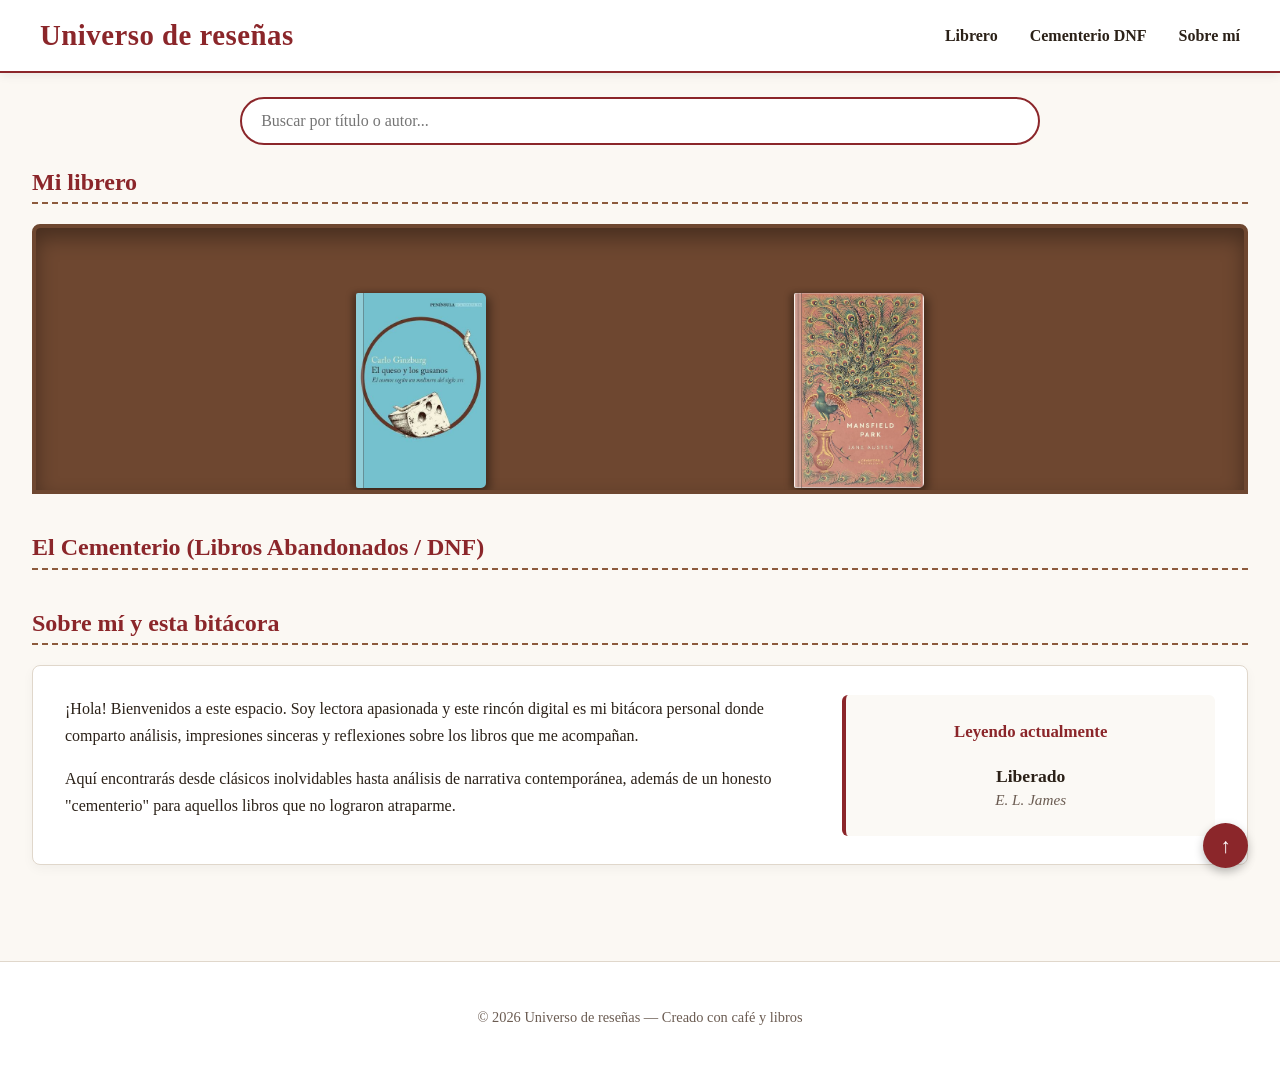
<file: index.html>
<!DOCTYPE html>
<html lang="es">
<head>
  <meta charset="UTF-8">
  <meta name="viewport" content="width=device-width, initial-scale=1.0">
  <title>Universo de reseñas</title>
  <meta name="google-site-verification" content="eZE9vvqCaekIyuq4LnriHP4Gkjc7eUoAq7rof0NT9-8" />
  <link rel="stylesheet" href="style.css">
</head>
<body>

  <!-- Header Fijo / Sticky -->
  <header>
    <a href="#" class="logo">Universo de reseñas</a>
    <nav>
      <ul>
        <li><a href="#librero">Librero</a></li>
        <li><a href="#cementerio">Cementerio DNF</a></li>
        <li><a href="#sobre-mi">Sobre mí</a></li>
      </ul>
    </nav>
  </header>

  <!-- Buscador Principal -->
  <div class="search-container">
    <input type="text" class="search-input" placeholder="Buscar por título o autor...">
  </div>

  <main>
    <!-- Sección Librero Principal -->
    <section id="librero">
      <h2 class="section-title">Mi librero</h2>
      
      <div class="bookcase">
        
        <!-- REPISA 1: -->
        <div class="shelf">
          
          <a href="reseñas/el-queso-y-los-gusanos.html" class="book-item" data-author="Carlo Ginzburg">
            <div class="book-cover">
              <img src="img/el-queso-y-los-gusanos.jpg" alt="El queso y los gusanos" class="cover-img">
            </div>
          </a>

          <a href="reseñas/mansfield-park.html" class="book-item" data-author="Jane Austen">
            <div class="book-cover">
              <img src="img/mansfield-park.jpg" alt="Mansfield Park" class="cover-img">
            </div>
          </a>

          <!-- <a href="reseñas/frankenstein.html" class="book-item" data-author="Mary Shelley">
            <div class="book-cover">
              <img src="img/frankenstein.jpg" alt="Frankenstein" class="cover-img">
            </div>
          </a>

          <a href="reseñas/la-muerte-en-venecia.html" class="book-item" data-author="Thomas Mann">
            <div class="book-cover">
              <img src="img/la-muerte-en-venecia.jpg" alt="La muerte en Venecia" class="cover-img">
            </div>
          </a>

          <a href="reseñas/las-penas-del-joven-werther.html" class="book-item" data-author="Johann Goethe">
            <div class="book-cover">
              <img src="img/las-penas-del-joven-werther.jpg" alt="Las penas del joven Werther" class="cover-img">
            </div>
          </a>

          <a href="reseñas/que-pase-lo-peor.html" class="book-item" data-author="Antonio García">
            <div class="book-cover">
              <img src="img/que-pase-lo-peor.jpg" alt="Que pase lo peor" class="cover-img">
            </div>
          </a>

          <a href="reseñas/Pedro-paramo.html" class="book-item" data-author="Juan Rulfo">
            <div class="book-cover">
              <img src="img/pedro-paramo.webp" alt="Pedro Páramo" class="cover-img">
            </div>
          </a>
    
        </div>
        <div class="shelf-wood"></div> -->

        <!-- REPISA 2: -->
       <!-- <div class="shelf" style="margin-top: 2rem;">

          <a href="reseñas/eragon.html" class="book-item" data-author="Christopher Paolini">
            <div class="book-cover">
              <img src="img/eragon.jpg" alt="Eragón" class="cover-img">
            </div>
          </a>

          <a href="reseñas/eldest.html" class="book-item" data-author="Christopher Paolini">
            <div class="book-cover">
              <img src="img/eldest.jpg" alt="Eldest" class="cover-img">
            </div>
          </a>

          <a href="reseñas/satanas.html" class="book-item" data-author="Mario Mendoza">
            <div class="book-cover">
              <img src="img/satanas.jpg" alt="Satanás" class="cover-img">
            </div>
          </a>

          <a href="reseñas/gran-lobo-malo.html" class="book-item" data-author="Jenika Snow">
            <div class="book-cover">
              <img src="img/gran-lobo-malo.jpg" alt="gran lobo malo" class="cover-img">
            </div>
          </a>

          <a href="reseñas/el-hilo-rojo.html" class="book-item" data-author="Ann Hood">
            <div class="book-cover">
              <img src="img/el-hilo-rojo.jpg" alt="El hilo rojo" class="cover-img">
            </div>
          </a>

          <a href="reseñas/su-tesoro.html" class="book-item" data-author="Emilia Rossi">
            <div class="book-cover">
              <img src="img/su-tesoro.jpg" alt="Su tesoro" class="cover-img">
            </div>
          </a>

          <a href="reseñas/su-julieta.html" class="book-item" data-author="Emilia Rossi">
            <div class="book-cover">
              <img src="img/su-julieta.jpg" alt="Su Julieta" class="cover-img">
            </div>
          </a>

        </div>
        <div class="shelf-wood"></div> -->

        <!-- REPISA 3: -->
       <!-- <div class="shelf" style="margin-top: 2rem;">

          <a href="reseñas/akatsuki-no-yona.html" class="book-item" data-author="Mizuho Kusanagi">
            <div class="book-cover">
              <img src="img/akatsuki-no-yona.jpg" alt="Akatsuki no Yona" class="cover-img">
            </div>
          </a>

          <a href="reseñas/ase-to-sekken.html" class="book-item" data-author="Kintetsu Yamada">
            <div class="book-cover">
              <img src="img/ase-to-sekken.jpg" alt="Ase to Sekken" class="cover-img">
            </div>
          </a>

          <a href="reseñas/jishou-akuyaku.html" class="book-item" data-author="Autor Isekai">
            <div class="book-cover">
              <img src="img/jishou-akuyaku.jpg" alt="Jishou Akuyaku Reijou" class="cover-img">
            </div>
          </a>

          <a href="reseñas/cambiare-el-genero.html" class="book-item" data-author="Autor Manhwa">
            <div class="book-cover">
              <img src="img/cambiare-el-genero.jpg" alt="Cambiaré el género de esta novela" class="cover-img">
            </div>
          </a>

          <!-- REPISA 4: -->
       <!-- <div class="shelf" style="margin-top: 2rem;">

          <a href="reseñas/Grey.Html" class="book-item" data-author="E.L James">
            <div class="book-cover">
              <img src="img/Grey.webp" alt="Grey" class="cover-img">
            </div>
          </a>

          <a href="reseñas/Mas-oscuro.html" class="book-item" data-author="E.L James">
            <div class="book-cover">
              <img src="img/Mas-oscuro.jpg" alt="Mas oscuro" class="cover-img">
            </div>
          </a>

          <a href="reseñas/Liberado.html" class="book-item" data-author="E.L James">
            <div class="book-cover">
              <img src="img/Liberado.jpg" alt="Liberado" class="cover-img">
            </div>
          </a>

          <a href="reseñas/Maldita-fortuna.html" class="book-item" data-author="Myriam Lejardi">
            <div class="book-cover">
              <img src="img/Maldita-fortuna.webp" alt="Maldita fortuna" class="cover-img">
            </div>
          </a>

        </div>
        <div class="shelf-wood"></div>

      </div> -->
    </section>

    <!-- Sección Cementerio DNF (Libros Abandonados) -->
    <section id="cementerio" style="margin-top: 2.5rem;">
      <h2 class="section-title">El Cementerio (Libros Abandonados / DNF)</h2>
      
     <!-- <div class="bookcase dnf-case">
        <div class="shelf">

          <a href="reseñas/ella-y-su-gato.html" class="book-item" data-author="Makoto Shinkai">
            <div class="book-cover">
              <img src="img/ella-y-su-gato.jpg" alt="Ella y su gato" class="cover-img">
            </div>
          </a>

          <a href="reseñas/la-marquesa-de-brinvilliers.html" class="book-item" data-author="Alexandre Dumas">
            <div class="book-cover">
              <img src="img/la-marquesa-de-brinvilliers.jpg" alt="La Marquesa de Brinvilliers" class="cover-img">
            </div>
          </a>

          <a href="reseñas/la-metamorfosis-infinita.html" class="book-item" data-author="Paul Pen">
            <div class="book-cover">
              <img src="img/la-metamorfosis-infinita.jpg" alt="La metamorfosis infinita" class="cover-img">
            </div>
          </a>

        </div>
        <div class="shelf-wood dnf-wood"></div>
      </div> -->
    </section>

    <!-- Sección Sobre Mí -->
    <section id="sobre-mi" class="about-section">
      <h2 class="section-title">Sobre mí y esta bitácora</h2>
      <div class="about-container">
        <div class="about-text">
          <p>¡Hola! Bienvenidos a este espacio. Soy lectora apasionada y este rincón digital es mi bitácora personal donde comparto análisis, impresiones sinceras y reflexiones sobre los libros que me acompañan.</p>
          <p>Aquí encontrarás desde clásicos inolvidables hasta análisis de narrativa contemporánea, además de un honesto "cementerio" para aquellos libros que no lograron atraparme.</p>
        </div>
        <div class="now-reading-card">
          <h3>Leyendo actualmente </h3>
          <p class="book-now"><strong>Liberado</strong></p>
          <p class="author-now">E. L. James</p>
        </div>
      </div>
    </section>
  </main>

  <!-- Pie de página -->
  <footer>
    <p>© 2026 Universo de reseñas — Creado con café y libros</p>
  </footer>

  <!-- Botón Flotante Volver Arriba -->
  <a href="#" class="back-to-top" title="Volver arriba">↑</a>

  <!-- Script del Buscador -->
  <script src="script.js"></script>
</body>
</html>
</file>
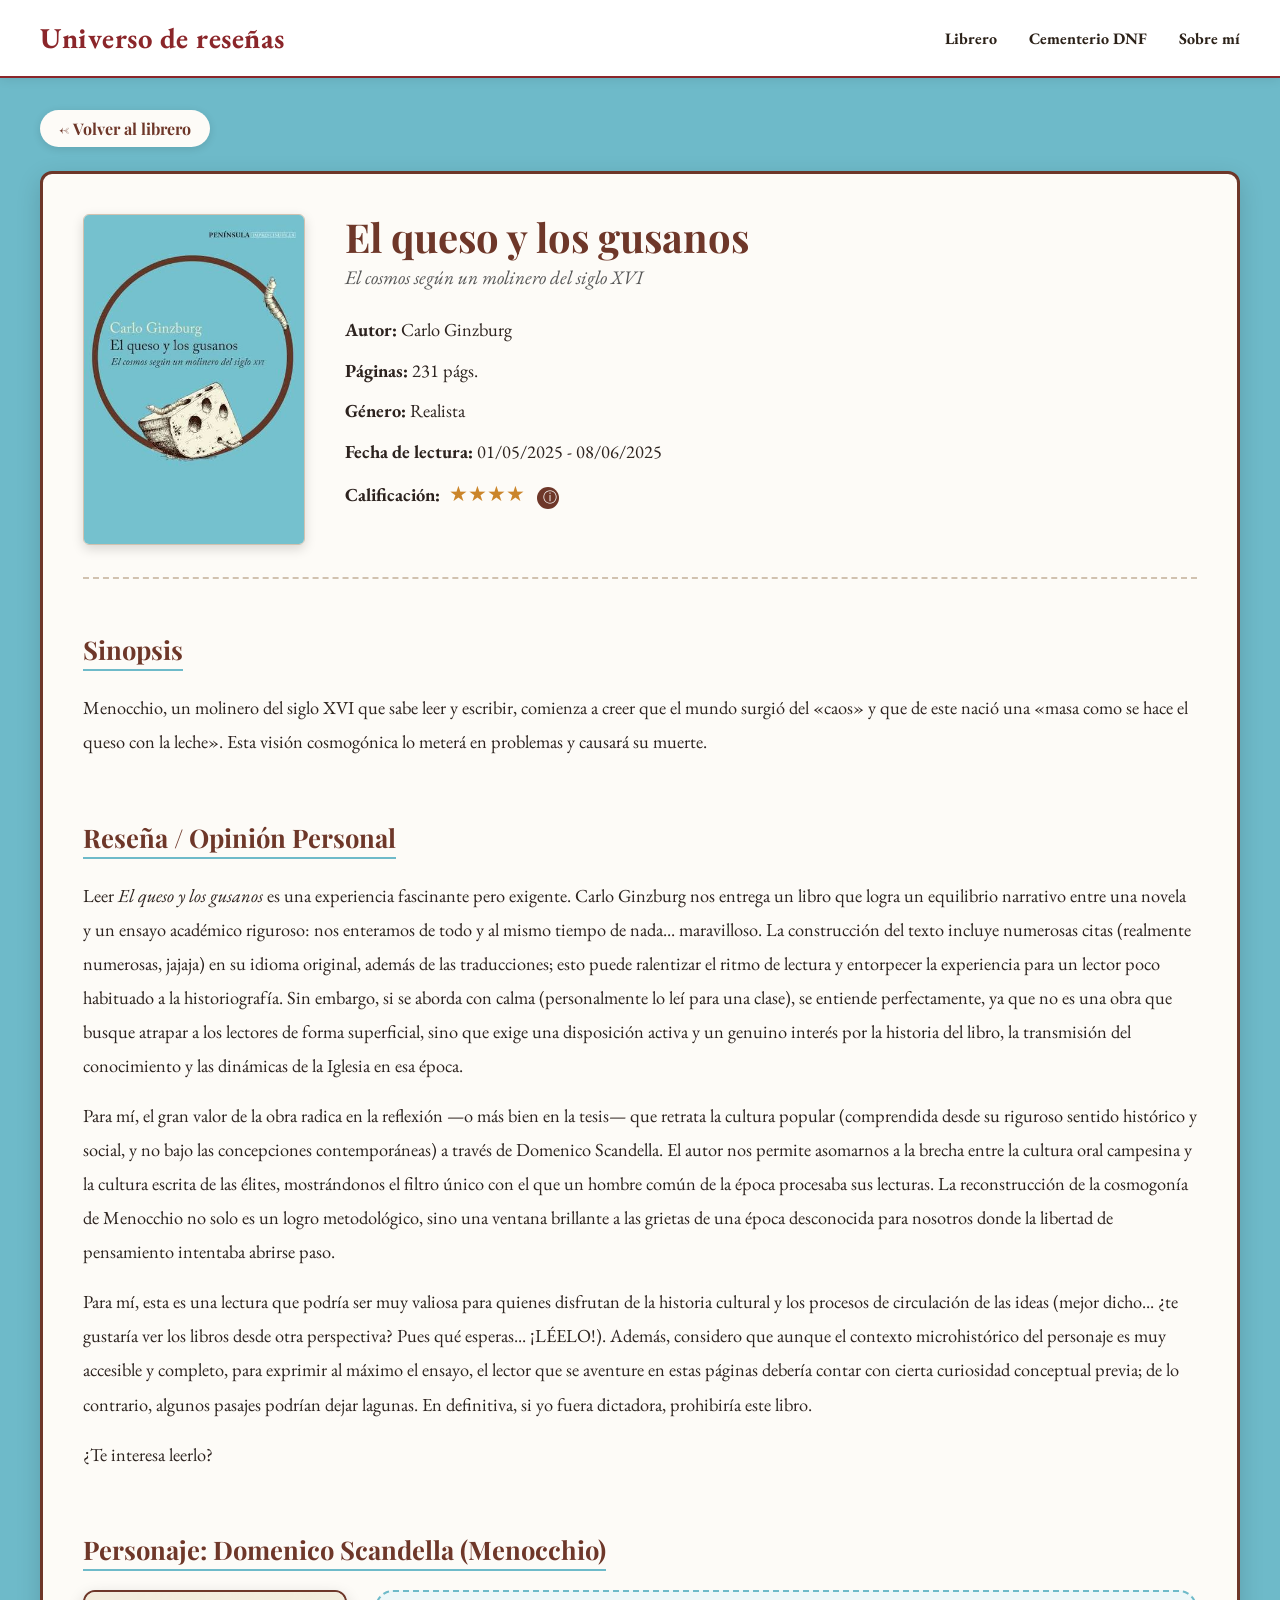
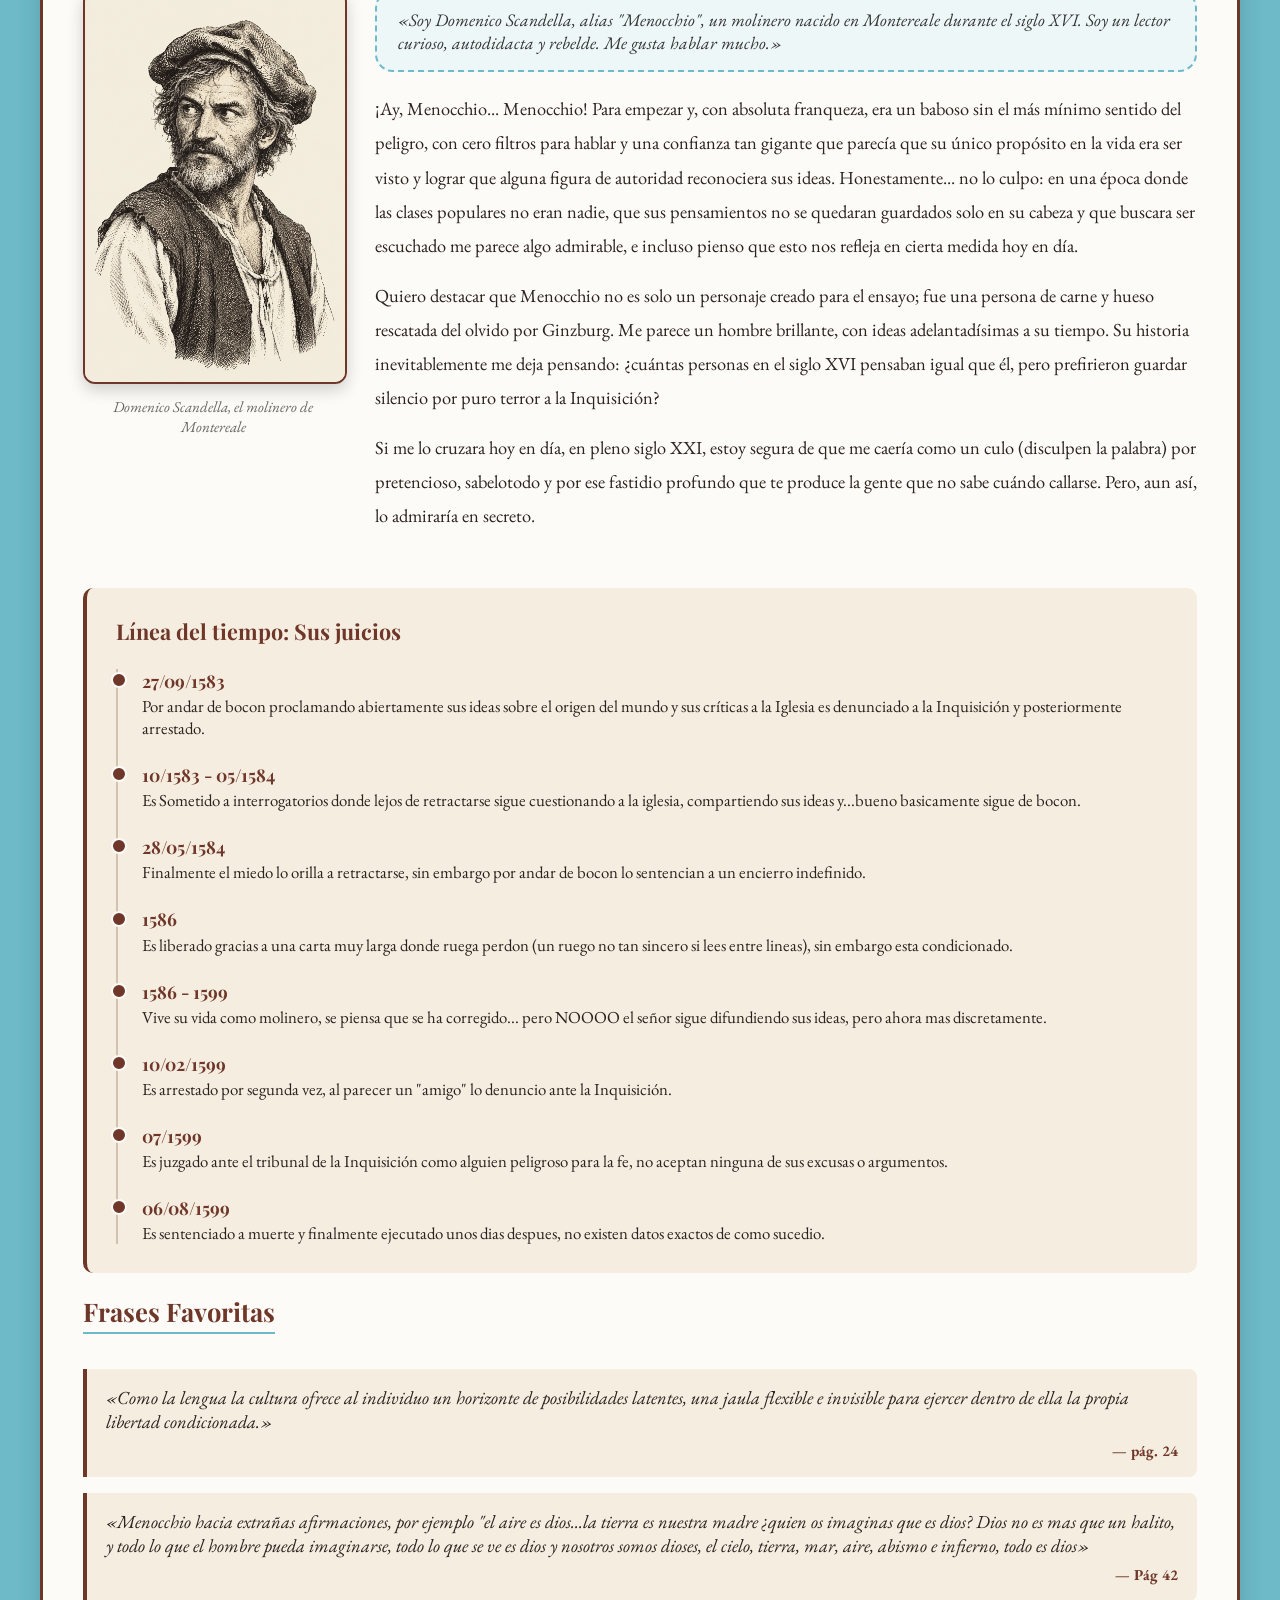
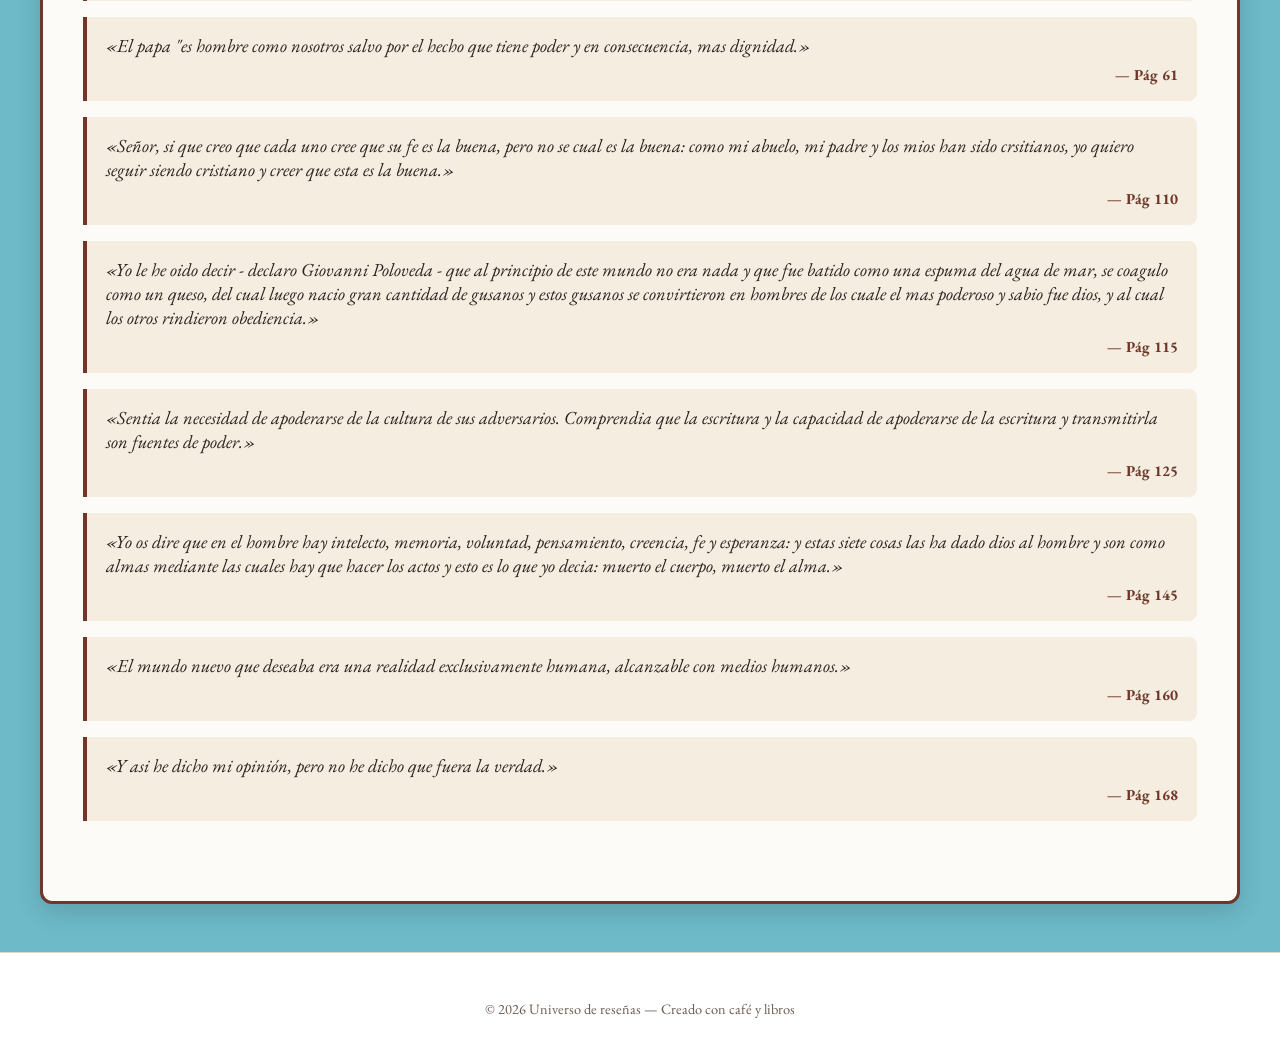
<file: reseñas/el-queso-y-los-gusanos.html>
<!DOCTYPE html>
<html lang="es">
<head>
  <meta charset="UTF-8">
  <meta name="viewport" content="width=device-width, initial-scale=1.0">
  <title>Reseña: El queso y los gusanos - Universo de reseñas</title>
  
  <!-- Tipografías de edición clásica (Google Fonts) -->
  <link rel="preconnect" href="https://fonts.googleapis.com">
  <link rel="preconnect" href="https://fonts.gstatic.com" crossorigin>
  <link href="https://fonts.googleapis.com/css2?family=EB+Garamond:ital,wght@0,400..700;1,400..700&family=Playfair+Display:ital,wght@0,600..800;1,600..800&display=swap" rel="stylesheet">

  <link rel="stylesheet" href="../style.css">
  <link rel="stylesheet" href="../estilos/style-el-queso.css">
</head>
<body>

  <header>
    <a href="../index.html" class="logo">Universo de reseñas</a>
    <nav>
      <ul>
        <li><a href="../index.html#librero">Librero</a></li>
        <li><a href="../index.html#cementerio">Cementerio DNF</a></li>
        <li><a href="../index.html#sobre-mi">Sobre mí</a></li>
      </ul>
    </nav>
  </header>

  <main class="review-main-container">
    <a href="../index.html" class="back-link">← Volver al librero</a>

    <article class="review-card">
      
      <div class="review-header">
        <div class="cover-wrapper">
          <img src="../img/el-queso-y-los-gusanos.jpg" alt="Portada El queso y los gusanos" class="review-cover">
        </div>

        <div class="review-meta-data">
          <h1 class="book-title">El queso y los gusanos</h1>
          <p class="book-subtitle">El cosmos según un molinero del siglo XVI</p>
          
          <ul class="meta-list">
            <li><strong>Autor:</strong> Carlo Ginzburg</li>
            <li><strong>Páginas:</strong> 231 págs.</li>
            <li><strong>Género:</strong> Realista</li>
            <li><strong>Fecha de lectura:</strong> 01/05/2025 - 08/06/2025</li>
            <li class="rating-item">
              <strong>Calificación:</strong> 
              <span class="stars">★★★★</span>
              <button id="openRatingModal" class="info-btn" title="Ver escala de calificación">ⓘ</button>
            </li>
          </ul>
        </div>
      </div>

      <div class="review-content">
        
        <section class="review-section">
          <h2>Sinopsis</h2>
          <p>
            Menocchio, un molinero del siglo XVI que sabe leer y escribir, comienza a creer que el mundo surgió del «caos» y que de este nació una «masa como se hace el queso con la leche». Esta visión cosmogónica lo meterá en problemas y causará su muerte.
          </p>
        </section>

        <section class="review-section">
          <h2>Reseña / Opinión Personal</h2>
          <p>
            Leer <em>El queso y los gusanos</em> es una experiencia fascinante pero exigente. Carlo Ginzburg nos entrega un libro que logra un equilibrio narrativo entre una novela y un ensayo académico riguroso: nos enteramos de todo y al mismo tiempo de nada... maravilloso. La construcción del texto incluye numerosas citas (realmente numerosas, jajaja) en su idioma original, además de las traducciones; esto puede ralentizar el ritmo de lectura y entorpecer la experiencia para un lector poco habituado a la historiografía. Sin embargo, si se aborda con calma (personalmente lo leí para una clase), se entiende perfectamente, ya que no es una obra que busque atrapar a los lectores de forma superficial, sino que exige una disposición activa y un genuino interés por la historia del libro, la transmisión del conocimiento y las dinámicas de la Iglesia en esa época.
          </p>
          <p>
            Para mí, el gran valor de la obra radica en la reflexión —o más bien en la tesis— que retrata la cultura popular (comprendida desde su riguroso sentido histórico y social, y no bajo las concepciones contemporáneas) a través de Domenico Scandella. El autor nos permite asomarnos a la brecha entre la cultura oral campesina y la cultura escrita de las élites, mostrándonos el filtro único con el que un hombre común de la época procesaba sus lecturas. La reconstrucción de la cosmogonía de Menocchio no solo es un logro metodológico, sino una ventana brillante a las grietas de una época desconocida para nosotros donde la libertad de pensamiento intentaba abrirse paso.
          </p>
          <p>
            Para mí, esta es una lectura que podría ser muy valiosa para quienes disfrutan de la historia cultural y los procesos de circulación de las ideas (mejor dicho... ¿te gustaría ver los libros desde otra perspectiva? Pues qué esperas... ¡LÉELO!). Además, considero que aunque el contexto microhistórico del personaje es muy accesible y completo, para exprimir al máximo el ensayo, el lector que se aventure en estas páginas debería contar con cierta curiosidad conceptual previa; de lo contrario, algunos pasajes podrían dejar lagunas. En definitiva, si yo fuera dictadora, prohibiría este libro.
          </p>
          <p>
            ¿Te interesa leerlo?
          </p>
        </section>

        <!-- Ficha de Personaje con Imagen Flotante y Línea del Tiempo -->
        <section class="review-section character-section">
        <h2>Personaje: Domenico Scandella (Menocchio)</h2>
        
        <div class="character-profile clearfix">
          <div class="character-portrait-wrapper">
            <img src="../img/menocchio.jpg" alt="Ilustración de Menocchio" class="character-portrait">
            <span class="portrait-caption">Domenico Scandella, el molinero de Montereale</span>
          </div>

          <div class="character-bio">
            <blockquote class="thought-bubble">
              «Soy Domenico Scandella, alias "Menocchio", un molinero nacido en Montereale durante el siglo XVI. Soy un lector curioso, autodidacta y rebelde. Me gusta hablar mucho.»
            </blockquote>

            <p>
              ¡Ay, Menocchio... Menocchio! Para empezar y, con absoluta franqueza, era un baboso sin el más mínimo sentido del peligro, con cero filtros para hablar y una confianza tan gigante que parecía que su único propósito en la vida era ser visto y lograr que alguna figura de autoridad reconociera sus ideas. Honestamente... no lo culpo: en una época donde las clases populares no eran nadie, que sus pensamientos no se quedaran guardados solo en su cabeza y que buscara ser escuchado me parece algo admirable, e incluso pienso que esto nos refleja en cierta medida hoy en día.
            </p>
            <p>
              Quiero destacar que Menocchio no es solo un personaje creado para el ensayo; fue una persona de carne y hueso rescatada del olvido por Ginzburg. Me parece un hombre brillante, con ideas adelantadísimas a su tiempo. Su historia inevitablemente me deja pensando: ¿cuántas personas en el siglo XVI pensaban igual que él, pero prefirieron guardar silencio por puro terror a la Inquisición?
            </p>
            <p>
              Si me lo cruzara hoy en día, en pleno siglo XXI, estoy segura de que me caería como un culo (disculpen la palabra) por pretencioso, sabelotodo y por ese fastidio profundo que te produce la gente que no sabe cuándo callarse. Pero, aun así, lo admiraría en secreto.
            </p>
          </div>
        </div>
      </section>

          <!-- Línea del tiempo de los juicios -->
          <div class="timeline-container">
            <h3>Línea del tiempo: Sus juicios</h3>
            <div class="timeline">
              <div class="timeline-item">
                <div class="timeline-dot"></div>
                <div class="timeline-content">
                  <span class="timeline-date">27/09/1583</span>
                  <p>Por andar de bocon proclamando abiertamente sus ideas sobre el origen del mundo y sus críticas a la Iglesia es denunciado a la Inquisición y posteriormente arrestado.</p>
                </div>
              </div>

              <div class="timeline-item">
                <div class="timeline-dot"></div>
                <div class="timeline-content">
                  <span class="timeline-date">10/1583 - 05/1584</span>
                  <p>Es Sometido a interrogatorios donde lejos de retractarse sigue cuestionando a la iglesia, compartiendo sus ideas y...bueno basicamente sigue de bocon.</p>
                </div>
              </div>

              <div class="timeline-item">
                <div class="timeline-dot"></div>
                <div class="timeline-content">
                  <span class="timeline-date">28/05/1584</span>
                  <p>Finalmente el miedo lo orilla a retractarse, sin embargo por andar de bocon lo sentencian a un encierro indefinido.</p>
                </div>
              </div>

              <div class="timeline-item">
                <div class="timeline-dot"></div>
                <div class="timeline-content">
                  <span class="timeline-date">1586</span>
                  <p>Es liberado gracias a una carta muy larga donde ruega perdon (un ruego no tan sincero si lees entre lineas), sin embargo esta condicionado.</p>
                </div>
              </div>

              <div class="timeline-item">
                <div class="timeline-dot"></div>
                <div class="timeline-content">
                  <span class="timeline-date">1586 - 1599</span>
                  <p>Vive su vida como molinero, se piensa que se ha corregido... pero NOOOO el señor sigue difundiendo sus ideas, pero ahora mas discretamente.</p>
                </div>
              </div>

              <div class="timeline-item">
                <div class="timeline-dot"></div>
                <div class="timeline-content">
                  <span class="timeline-date">10/02/1599</span>
                  <p>Es arrestado por segunda vez, al parecer un "amigo" lo denuncio ante la Inquisición.</p>
                </div>
              </div>

              <div class="timeline-item">
                <div class="timeline-dot"></div>
                <div class="timeline-content">
                  <span class="timeline-date">07/1599</span>
                  <p>Es juzgado ante el tribunal de la Inquisición como alguien peligroso para la fe, no aceptan ninguna de sus excusas o argumentos.</p>
                </div>
              </div>

              <div class="timeline-item">
                <div class="timeline-dot"></div>
                <div class="timeline-content">
                  <span class="timeline-date">06/08/1599</span>
                  <p>Es sentenciado a muerte y finalmente ejecutado unos dias despues, no existen datos exactos de como sucedio.</p>
                </div>
              </div>
            </div>
          </div>
        </section>

        <section class="review-section quotes-section">
          <h2>Frases Favoritas</h2>
          <blockquote class="quote-box">
            «Como la lengua la cultura ofrece al individuo un horizonte de posibilidades latentes, una jaula flexible e invisible para ejercer dentro de ella la propia libertad condicionada.»
            <cite>— pág. 24</cite>
          </blockquote>

          <blockquote class="quote-box">
            «Menocchio hacia extrañas afirmaciones, por ejemplo "el aire es dios...la tierra es nuestra madre ¿quien os imaginas que es dios? Dios no es mas que un halito, y todo lo que el hombre pueda imaginarse, todo lo que se ve es dios y nosotros somos dioses, el cielo, tierra, mar, aire, abismo e infierno, todo es dios»
            <cite>— Pág 42</cite>
          </blockquote>

          <blockquote class="quote-box">
            «El papa "es hombre como nosotros salvo por el hecho que tiene poder y en consecuencia, mas dignidad.»
            <cite>— Pág 61</cite>
          </blockquote>

          <blockquote class="quote-box">
            «Señor, si que creo que cada uno cree que su fe es la buena, pero no se cual es la buena: como mi abuelo, mi padre y los mios han sido crsitianos, yo quiero seguir siendo cristiano y creer que esta es la buena.»
            <cite>— Pág 110</cite>
          </blockquote>

          <blockquote class="quote-box">
            «Yo le he oido decir - declaro Giovanni Poloveda - que al principio de este mundo no era nada y que fue batido como una espuma del agua de mar, se coagulo como un queso, del cual luego nacio gran cantidad de gusanos y estos gusanos se convirtieron en hombres de los cuale el mas poderoso y sabio fue dios, y al cual los otros rindieron obediencia.»
            <cite>— Pág 115</cite>
          </blockquote>

          <blockquote class="quote-box">
            «Sentia la necesidad de apoderarse de la cultura de sus adversarios. Comprendia que la escritura y la capacidad de apoderarse de la escritura y transmitirla son fuentes de poder.»
            <cite>— Pág 125</cite>
          </blockquote>

          <blockquote class="quote-box">
            «Yo os dire que en el hombre hay intelecto, memoria, voluntad, pensamiento, creencia, fe y esperanza: y estas siete cosas las ha dado dios al hombre y son como almas mediante las cuales hay que hacer los actos y esto es lo que yo decia: muerto el cuerpo, muerto el alma.»
            <cite>— Pág 145</cite>
          </blockquote>

          <blockquote class="quote-box">
            «El mundo nuevo que deseaba era una realidad exclusivamente humana, alcanzable con medios humanos.»
            <cite>— Pág 160</cite>
          </blockquote>

          <blockquote class="quote-box">
            «Y asi he dicho mi opinión, pero no he dicho que fuera la verdad.»
            <cite>— Pág 168</cite>
          </blockquote>
        </section>

      </div>
    </article>
  </main>

  <div id="ratingModal" class="modal-overlay">
    <div class="modal-content">
      <span id="closeRatingModal" class="modal-close">&times;</span>
      <h3>Escala de Calificación 📖</h3>
      <ul class="rating-scale">
        <li><strong>★☆☆☆☆ (1/5):</strong> No me gusto, es una lectura que no termine.</li>
        <li><strong>★⯨☆☆☆ (1.5/5):</strong> No me gusto, sin embargo, lo termine</li>
        <li><strong>★★☆☆☆ (2/5):</strong> No me gusto mucho aunque tiene algo que resulta pasable.</li>
        <li><strong>★★⯨☆☆ (2.5/5):</strong> No fue una gran experiencia, pero tuvo momentos buenos.</li>
        <li><strong>★★★☆☆ (3/5):</strong> Me gusto, pero es olvidable, cumple con entretener.</li>
        <li><strong>★★★⯨☆ (3.5/5):</strong> Me gusto, tiene momentos memorables pero le falta algo.</li>
        <li><strong>★★★★☆ (4/5):</strong> Fue casi perfecta, me atrapo pero algunos elementos me digustaron un poco.</li>
        <li><strong>★★★★⯨ (4.5/5):</strong> Perfecta, pero no llega a Favorito.</li>
        <li><strong>★★★★★ (5/5):</strong> Favorito personal, seguro dejo una huella en mi.</li>
        
      </ul>
    </div>
  </div>

  <footer>
    <p>© 2026 Universo de reseñas — Creado con café y libros</p>
  </footer>

  <script>
    const modal = document.getElementById('ratingModal');
    const openBtn = document.getElementById('openRatingModal');
    const closeBtn = document.getElementById('closeRatingModal');

    openBtn.onclick = () => modal.style.display = 'flex';
    closeBtn.onclick = () => modal.style.display = 'none';
    window.onclick = (e) => { if (e.target === modal) modal.style.display = 'none'; };
  </script>
</body>
</html>
</file>
<file: style.css>
:root {
  --bg-cream: #fbf8f3;
  --card-bg: #ffffff;
  --accent-red: #8b262a;
  
  /* Paleta de madera clara, cálida y acogedora */
  --wood-dark: #6e4730;     /* Fondo interno de la repisa */
  --wood-medium: #8c5a3c;   /* Cuerpo de la repisa de madera */
  --wood-light: #a8724d;    /* Borde superior y brillo de la madera */
  
  --text-main: #2b2118;
  --text-muted: #6b5c52;
  --border-color: #e0d7cb;
}

html {
  scroll-behavior: smooth;
}

body {
  font-family: 'Georgia', serif;
  background-color: var(--bg-cream);
  color: var(--text-main);
  margin: 0;
  padding: 0;
}

/* Header Fijo / Sticky */
header {
  background: var(--card-bg);
  border-bottom: 2px solid var(--accent-red);
  padding: 1.2rem 2.5rem;
  display: flex;
  justify-content: space-between;
  align-items: center;
  position: sticky;
  top: 0;
  z-index: 1000;
  box-shadow: 0 2px 10px rgba(0, 0, 0, 0.08);
}

.logo {
  font-size: 1.8rem;
  font-weight: bold;
  color: var(--accent-red);
  text-decoration: none;
  letter-spacing: 0.5px;
}

nav ul {
  list-style: none;
  display: flex;
  gap: 2rem;
  margin: 0;
  padding: 0;
}

nav a {
  text-decoration: none;
  color: var(--text-main);
  font-weight: bold;
  font-size: 1rem;
  transition: color 0.2s ease;
}

nav a:hover {
  color: var(--accent-red);
}

/* Buscador Principal Ampliado */
.search-container {
  max-width: 800px;
  margin: 1.5rem auto 1rem auto;
  padding: 0 1rem;
}

.search-input {
  width: 100%;
  padding: 0.8rem 1.2rem;
  border: 2px solid var(--accent-red);
  border-radius: 25px;
  background: var(--card-bg);
  font-family: inherit;
  font-size: 1rem;
  outline: none;
  box-sizing: border-box;
}

/* Contenedor Principal Ampliado */
main {
  max-width: 1400px;
  width: 95%;
  margin: 0 auto;
  padding: 0 1rem 4rem 1rem;
}

.section-title {
  color: var(--accent-red);
  border-bottom: 2px dashed var(--wood-medium);
  padding-bottom: 0.4rem;
  margin-top: 1.5rem;
}

/* Estructura del Librero */
.bookcase {
  background: var(--wood-dark);
  padding: 2.5rem 2rem 0 2rem;
  border-radius: 8px 8px 0 0;
  box-shadow: inset 0 10px 20px rgba(0, 0, 0, 0.35);
  border: 4px solid var(--wood-dark);
}

.shelf {
  display: flex;
  flex-wrap: nowrap;
  gap: 1.2rem;
  align-items: flex-end;
  justify-content: space-evenly;
  min-height: 220px;
  overflow-x: auto;
  padding-bottom: 2px;
}

/* Repisa de Madera */
.shelf-wood {
  height: 22px;
  background: linear-gradient(to bottom, var(--wood-light), var(--wood-medium));
  margin: 0 -2rem;
  border-top: 3px solid #b87f56;
  border-bottom: 4px solid #4a2e1e;
  box-shadow: 0 8px 12px rgba(0,0,0,0.3);
}

/* Tarjetas e Imágenes de Libros */
.book-item {
  text-decoration: none;
  transition: transform 0.2s ease, box-shadow 0.2s ease;
  margin-bottom: 0;
  flex-shrink: 0;
}

.book-item:hover {
  transform: translateY(-8px) scale(1.03);
}

.book-cover {
  width: 130px;
  height: 195px;
  border-radius: 2px 5px 5px 2px;
  box-shadow: -4px 0 6px rgba(0,0,0,0.25), 4px 4px 10px rgba(0,0,0,0.4);
  overflow: hidden;
  position: relative;
  background: #4a3425;
}

/* Efecto de pliegue / lomo de libro real */
.book-cover::before {
  content: "";
  position: absolute;
  top: 0;
  left: 0;
  width: 7px;
  height: 100%;
  background: rgba(255, 255, 255, 0.2);
  border-right: 1px solid rgba(0, 0, 0, 0.3);
  z-index: 2;
}

.cover-img {
  width: 100%;
  height: 100%;
  object-fit: cover;
  display: block;
}

/* Cementerio DNF (Tono nocturno/deslucido) */
.dnf-case { 
  background: #362c26; 
}

.dnf-wood { 
  background: linear-gradient(to bottom, #594436, #3b2b20); 
}

/* Sección Sobre Mí */
.about-section {
  margin-top: 2.5rem;
}

.about-container {
  display: grid;
  grid-template-columns: 2fr 1fr;
  gap: 2rem;
  background: var(--card-bg);
  padding: 1.8rem 2rem;
  border-radius: 8px;
  border: 1px solid var(--border-color);
  box-shadow: 0 4px 12px rgba(0, 0, 0, 0.04);
}

.about-text p {
  margin-top: 0;
  line-height: 1.7;
  color: var(--text-main);
}

.now-reading-card {
  background: #fbf9f5;
  padding: 1.2rem;
  border-radius: 6px;
  border-left: 4px solid var(--accent-red);
  text-align: center;
  display: flex;
  flex-direction: column;
  justify-content: center;
}

.now-reading-card h3 {
  margin-top: 0;
  font-size: 1.05rem;
  color: var(--accent-red);
}

.book-now {
  margin: 0.5rem 0 0.2rem 0;
  font-size: 1.1rem;
}

.author-now {
  margin: 0;
  color: var(--text-muted);
  font-style: italic;
  font-size: 0.95rem;
}

/* Footer */
footer {
  text-align: center;
  padding: 2rem 1rem;
  background: var(--card-bg);
  border-top: 1px solid var(--border-color);
  color: var(--text-muted);
  font-size: 0.9rem;
  margin-top: 2rem;
}

/* Botón Flotante Volver Arriba */
.back-to-top {
  position: fixed;
  bottom: 2rem;
  right: 2rem;
  background: var(--accent-red);
  color: white;
  width: 45px;
  height: 45px;
  border-radius: 50%;
  display: flex;
  align-items: center;
  justify-content: center;
  text-decoration: none;
  font-size: 1.3rem;
  box-shadow: 0 4px 10px rgba(0, 0, 0, 0.25);
  transition: transform 0.2s ease, background-color 0.2s ease;
  z-index: 999;
}

.back-to-top:hover {
  transform: translateY(-3px);
  background: var(--wood-dark);
}

/* Responsive */
@media (max-width: 768px) {
  header {
    flex-direction: column;
    gap: 1rem;
    padding: 1rem;
  }

  .about-container {
    grid-template-columns: 1fr;
  }
}
</file>
<file: estilos/style-el-queso.css>
/* ==========================================================================
   ESTILO PARA LA RESEÑA: EL QUESO Y LOS GUSANOS
   Tipografías: 'Playfair Display' (Titulares) & 'EB Garamond' (Cuerpo)
   ========================================================================== */

body {
  background-color: #6ebac9;
  color: #2c221e;
  font-family: 'EB Garamond', Georgia, serif; /* Tipografía editorial tipo libro */
  margin: 0;
  padding: 0;
}

h1, h2, h3, .book-title, .back-link {
  font-family: 'Playfair Display', Times, serif;
}

.review-main-container {
  max-width: 1200px;
  width: 95%;
  margin: 2rem auto 3rem auto;
  padding: 0;
  position: relative;
}

.back-link {
  display: inline-block;
  color: #6e3729;
  background: #fdfbf7;
  padding: 0.5rem 1.2rem;
  border-radius: 20px;
  font-weight: bold;
  text-decoration: none;
  margin-bottom: 1.5rem;
  box-shadow: 0 2px 8px rgba(0,0,0,0.12);
  transition: transform 0.2s ease, background-color 0.2s ease;
}

.back-link:hover {
  transform: translateX(-4px);
  background: #f5ede0;
}

.review-card {
  background: #fdfbf7;
  border-radius: 12px;
  padding: 2.5rem;
  box-shadow: 0 8px 24px rgba(0, 0, 0, 0.15);
  border: 3px solid #6e3729;
  box-sizing: border-box;
  width: 100%;
  position: relative;
}

.review-header {
  display: flex;
  gap: 2.5rem;
  align-items: flex-start;
  border-bottom: 2px dashed #d1c2b0;
  padding-bottom: 2rem;
  width: 100%;
  box-sizing: border-box;
}

.cover-wrapper {
  flex-shrink: 0;
}

.review-cover {
  width: 220px;
  border-radius: 6px;
  box-shadow: 0 4px 12px rgba(0, 0, 0, 0.15);
  border: 1px solid #d1c2b0;
  display: block;
}

.review-meta-data {
  flex: 1;
  min-width: 260px;
}

.book-title {
  color: #6e3729;
  font-size: 2.5rem;
  margin: 0 0 0.3rem 0;
  line-height: 1.15;
}

.book-subtitle {
  color: #555;
  font-style: italic;
  font-size: 1.2rem;
  margin: 0 0 1.2rem 0;
}

.meta-list {
  list-style: none;
  padding: 0;
  margin: 0;
  line-height: 2.2;
  font-size: 1.15rem;
}

.stars {
  color: #cb852a;
  font-size: 1.3rem;
  margin-left: 0.3rem;
}

.info-btn {
  background: #6e3729;
  color: #ffffff;
  border: none;
  border-radius: 50%;
  width: 22px;
  height: 22px;
  font-size: 0.85rem;
  cursor: pointer;
  margin-left: 8px;
  vertical-align: middle;
}

/* Secciones generales */
.review-content {
  margin-top: 2rem;
}

.review-section {
  margin-bottom: 2.5rem;
}

.review-section h2 {
  color: #6e3729;
  font-size: 1.6rem;
  border-bottom: 2px solid #6ebac9;
  display: inline-block;
  padding-bottom: 0.2rem;
  margin-bottom: 1.2rem;
}

.review-section p {
  line-height: 1.85;
  font-size: 1.15rem;
  margin: 0 0 1rem 0;
}

/* --- FICHA DE PERSONAJE & ILUSTRACIÓN FLOTANTE --- */
.clearfix::after {
  content: "";
  clear: both;
  display: table;
}

.character-portrait-wrapper {
  float: left;
  margin: 0 2rem 1.5rem 0;
  width: 260px;
  text-align: center;
  position: relative;
  z-index: 1;
}

.character-portrait {
  width: 100%;
  border-radius: 12px;
  box-shadow: 0 6px 16px rgba(0,0,0,0.18);
  border: 2px solid #6e3729;
}

.portrait-caption {
  display: block;
  font-size: 0.95rem;
  font-style: italic;
  color: #666;
  margin-top: 0.5rem;
}

/* Contenedor del texto del personaje para controlar el float */
.character-bio {
  overflow: hidden;
}

/* Bocadillo estilo cita / pensamiento */
.thought-bubble {
  background: #eef7f8;
  border: 2px dashed #6ebac9;
  border-radius: 18px;
  padding: 1rem 1.3rem;
  font-style: italic;
  color: #333;
  margin: 0 0 1.2rem 0;
  position: relative;
  font-size: 1.1rem;
}

/* --- LÍNEA DEL TIEMPO --- */
.timeline-container {
  margin-top: 2.5rem;
  background: #f5ede0;
  padding: 1.8rem;
  border-radius: 10px;
  border-left: 4px solid #6e3729;
}

.timeline-container h3 {
  color: #6e3729;
  margin-top: 0;
  font-size: 1.35rem;
  margin-bottom: 1.5rem;
}

.timeline {
  position: relative;
  padding-left: 1.5rem;
  border-left: 2px solid #d1c2b0;
}

.timeline-item {
  position: relative;
  margin-bottom: 1.5rem;
}

.timeline-item:last-child {
  margin-bottom: 0;
}

.timeline-dot {
  position: absolute;
  left: -1.95rem;
  top: 0.2rem;
  width: 12px;
  height: 12px;
  background-color: #6e3729;
  border-radius: 50%;
  border: 2px solid #fdfbf7;
}

.timeline-date {
  font-weight: bold;
  color: #6e3729;
  font-family: 'Playfair Display', serif;
  font-size: 1.1rem;
  display: block;
  margin-bottom: 0.2rem;
}

.timeline-content p {
  margin: 0;
  font-size: 1.05rem;
}

/* Citas */
.quote-box {
  background: #f5ede0;
  border-left: 4px solid #6e3729;
  margin: 1rem 0;
  padding: 1rem 1.2rem;
  font-style: italic;
  border-radius: 0 8px 8px 0;
  font-size: 1.15rem;
}

.quote-box cite {
  display: block;
  text-align: right;
  font-style: normal;
  font-weight: bold;
  font-size: 0.95rem;
  color: #6e3729;
  margin-top: 0.5rem;
}

/* Modal */
.modal-overlay {
  display: none;
  position: fixed;
  top: 0;
  left: 0;
  width: 100%;
  height: 100%;
  background: rgba(0, 0, 0, 0.55);
  justify-content: center;
  align-items: center;
  z-index: 3000;
}

.modal-content {
  background: #fdfbf7;
  padding: 2rem;
  border-radius: 10px;
  max-width: 450px;
  width: 90%;
  position: relative;
  border: 2px solid #6e3729;
}

.modal-close {
  position: absolute;
  top: 10px;
  right: 15px;
  font-size: 1.6rem;
  font-weight: bold;
  color: #6e3729;
  cursor: pointer;
}

.modal-content h3 {
  margin-top: 0;
  color: #6e3729;
  border-bottom: 1px dashed #d1c2b0;
  padding-bottom: 0.5rem;
}

.rating-scale {
  list-style: none;
  padding: 0;
  margin: 1rem 0 0 0;
  line-height: 1.8;
  font-size: 1rem;
}

@media (max-width: 768px) {
  .character-portrait-wrapper {
    float: none;
    margin: 0 auto 1.5rem auto;
    width: 100%;
    max-width: 260px;
  }

  .review-header {
    flex-direction: column;
    align-items: center;
    text-align: center;
  }
  
  .review-meta-data {
    text-align: left;
    width: 100%;
  }
}
</file>
